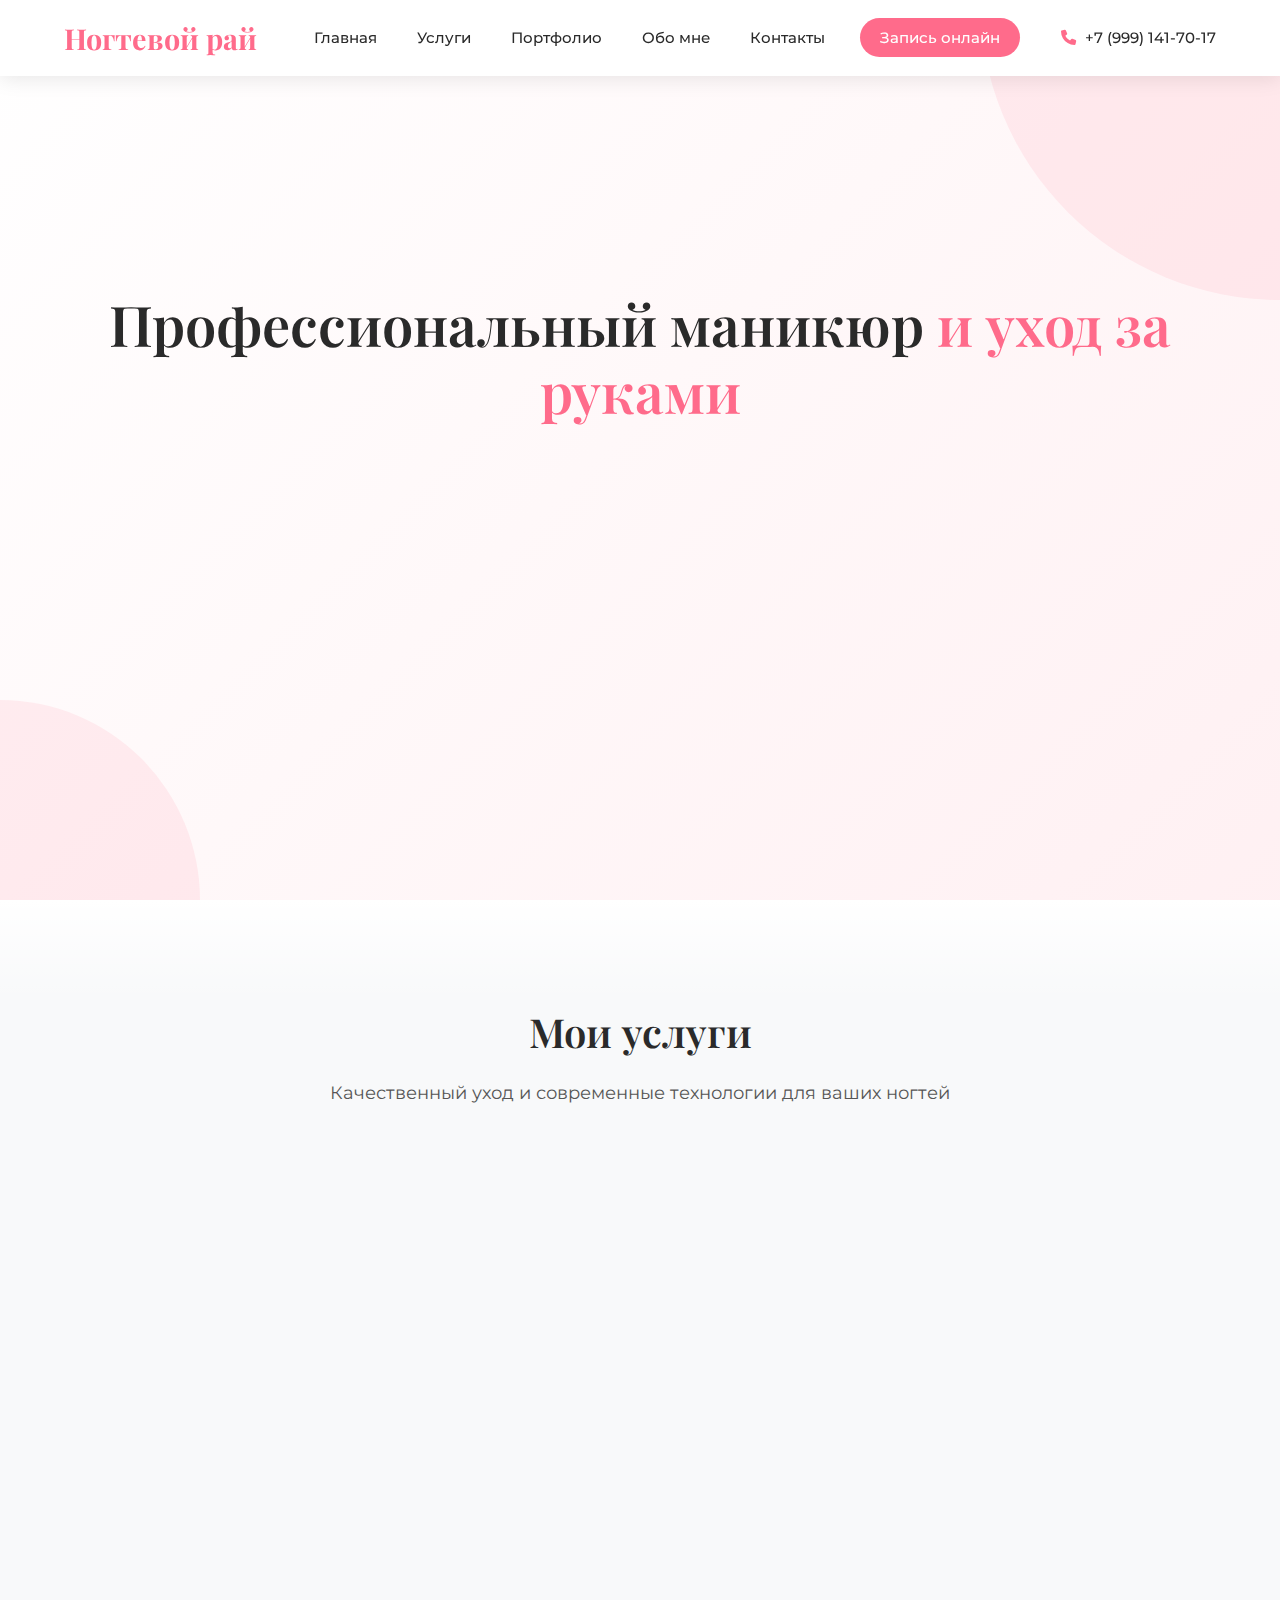
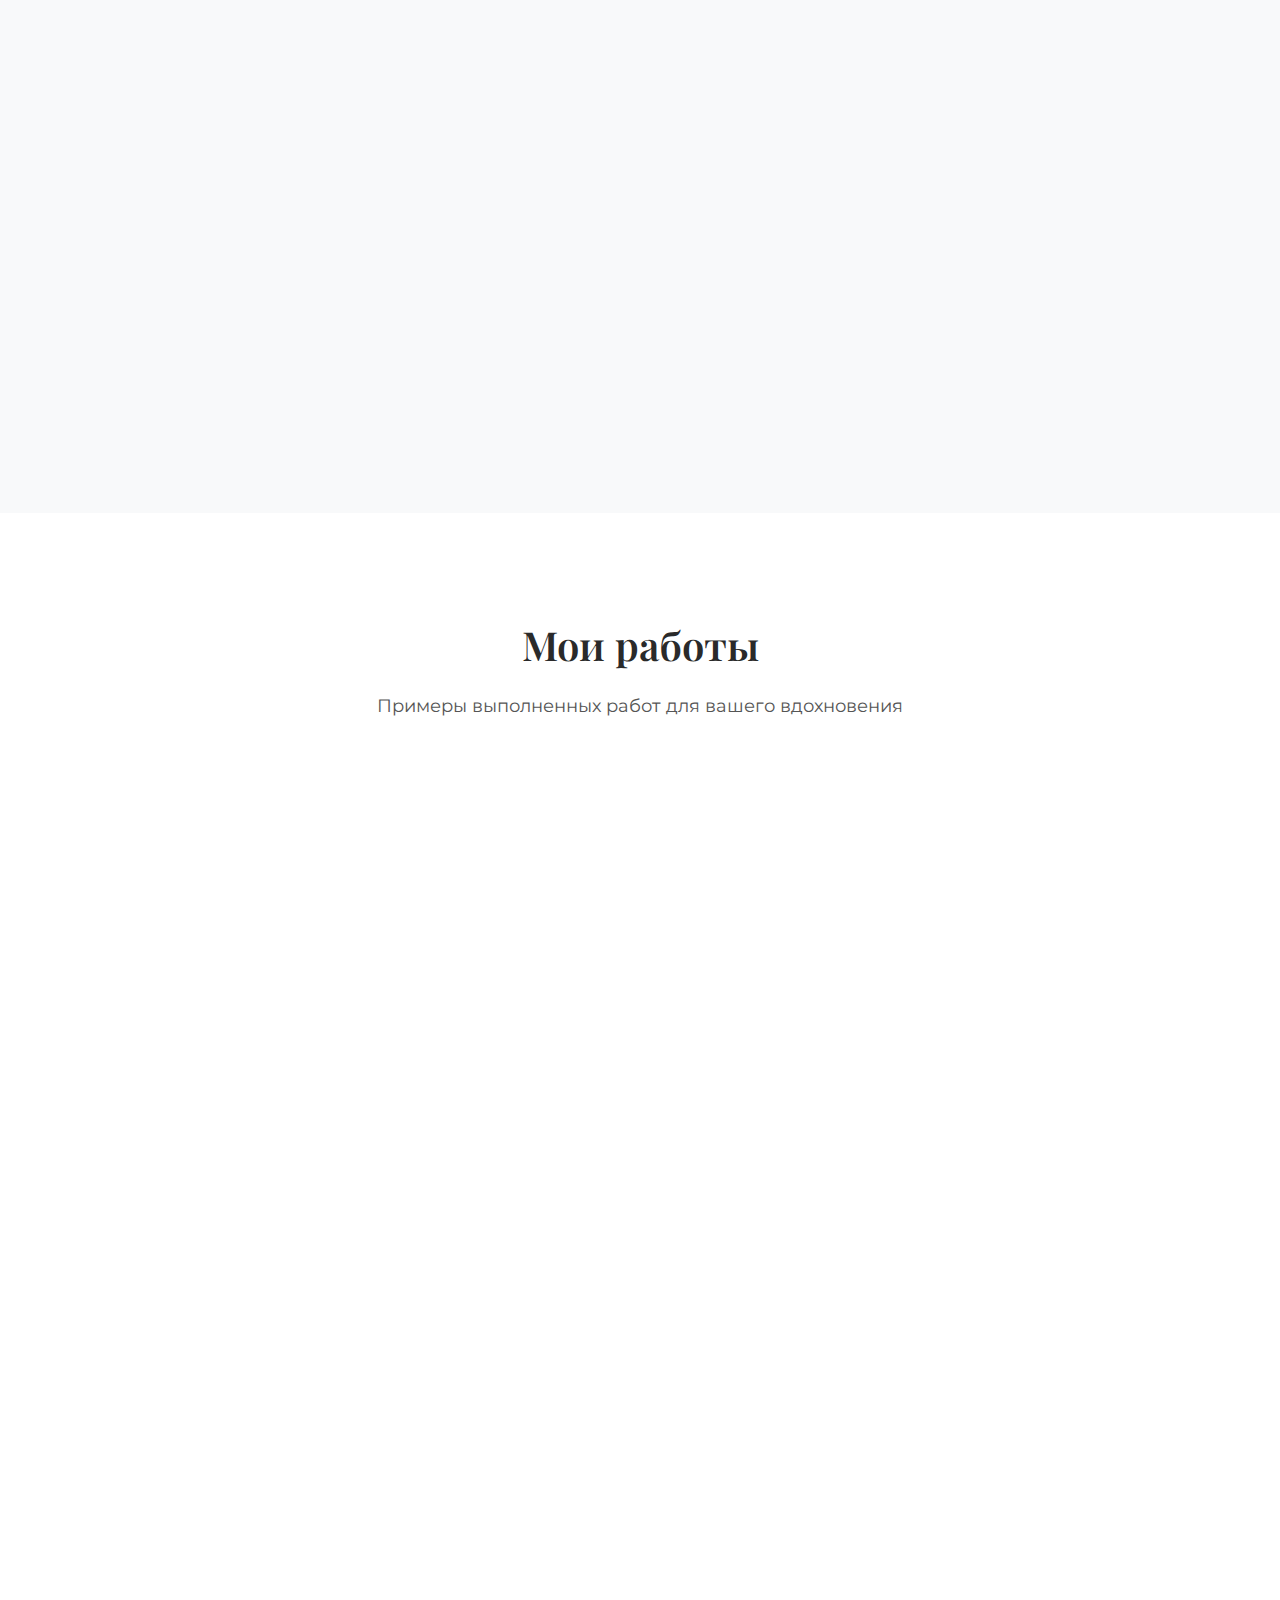
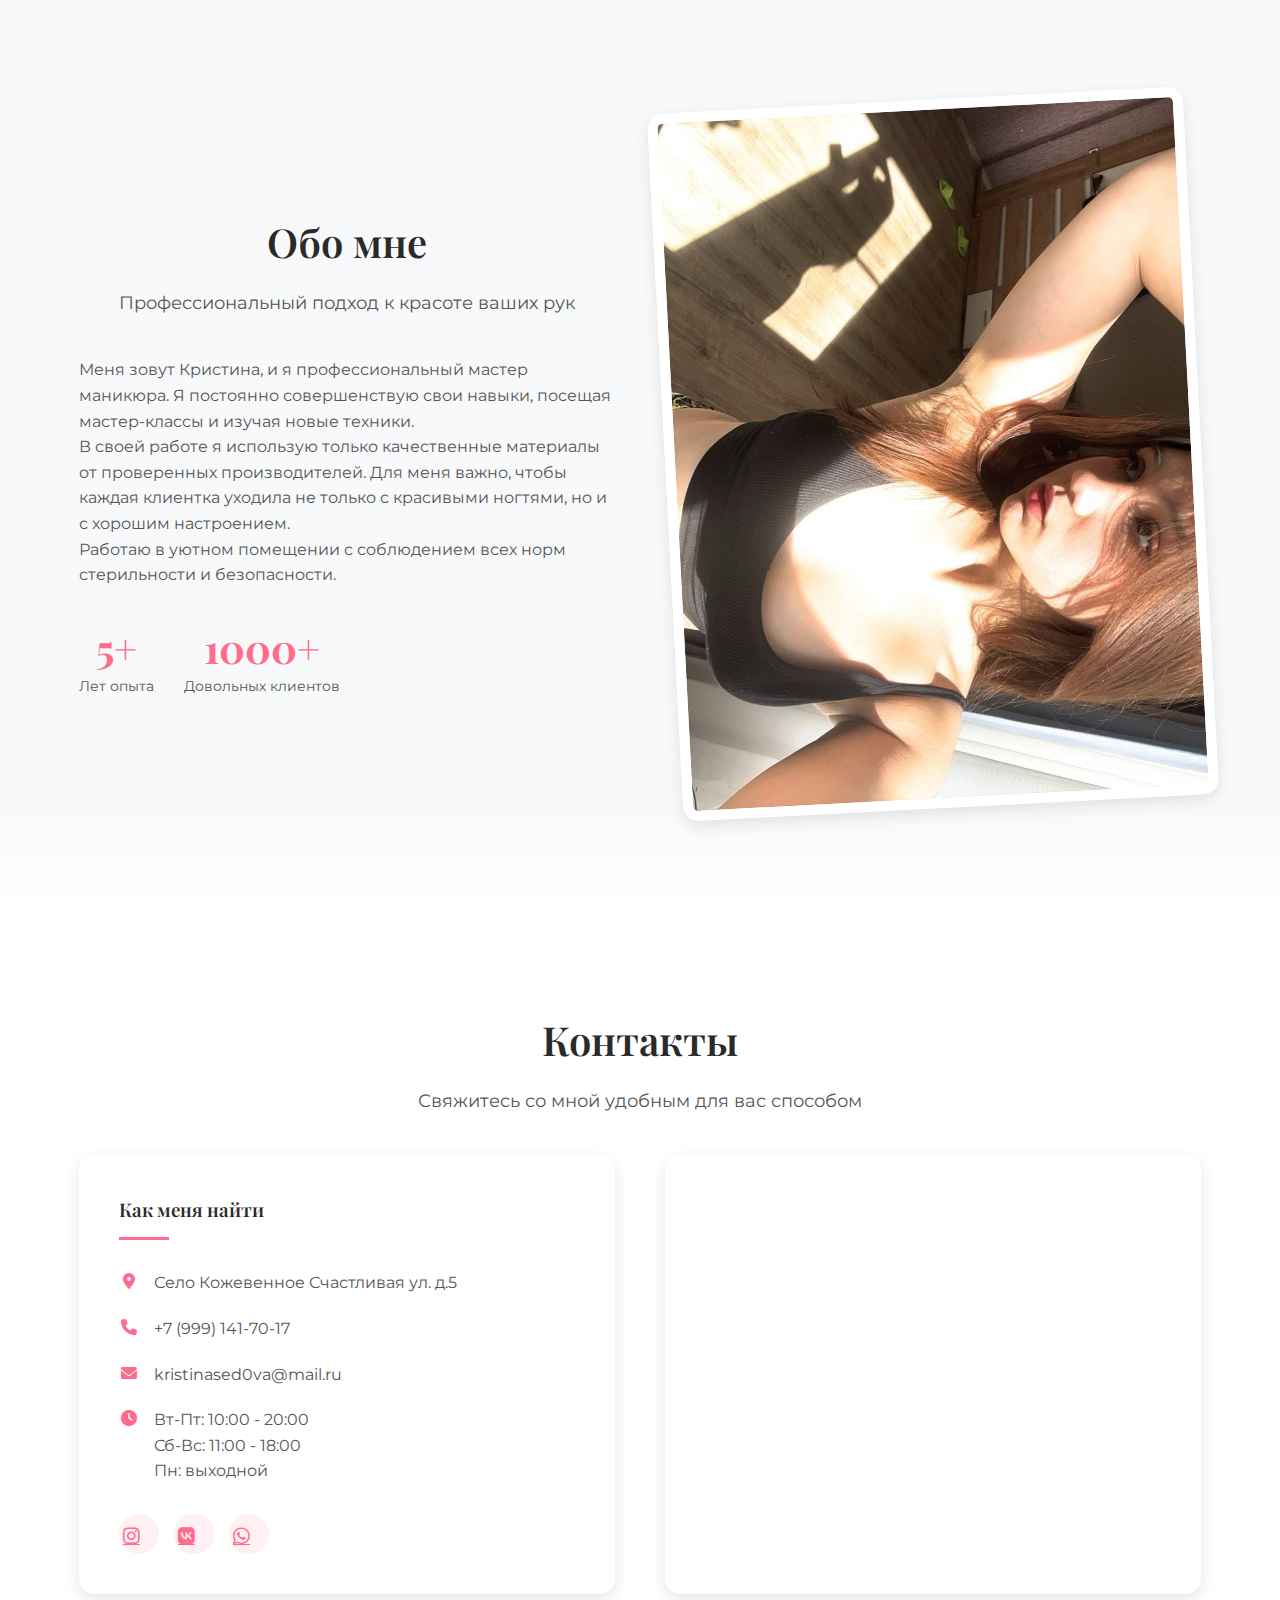
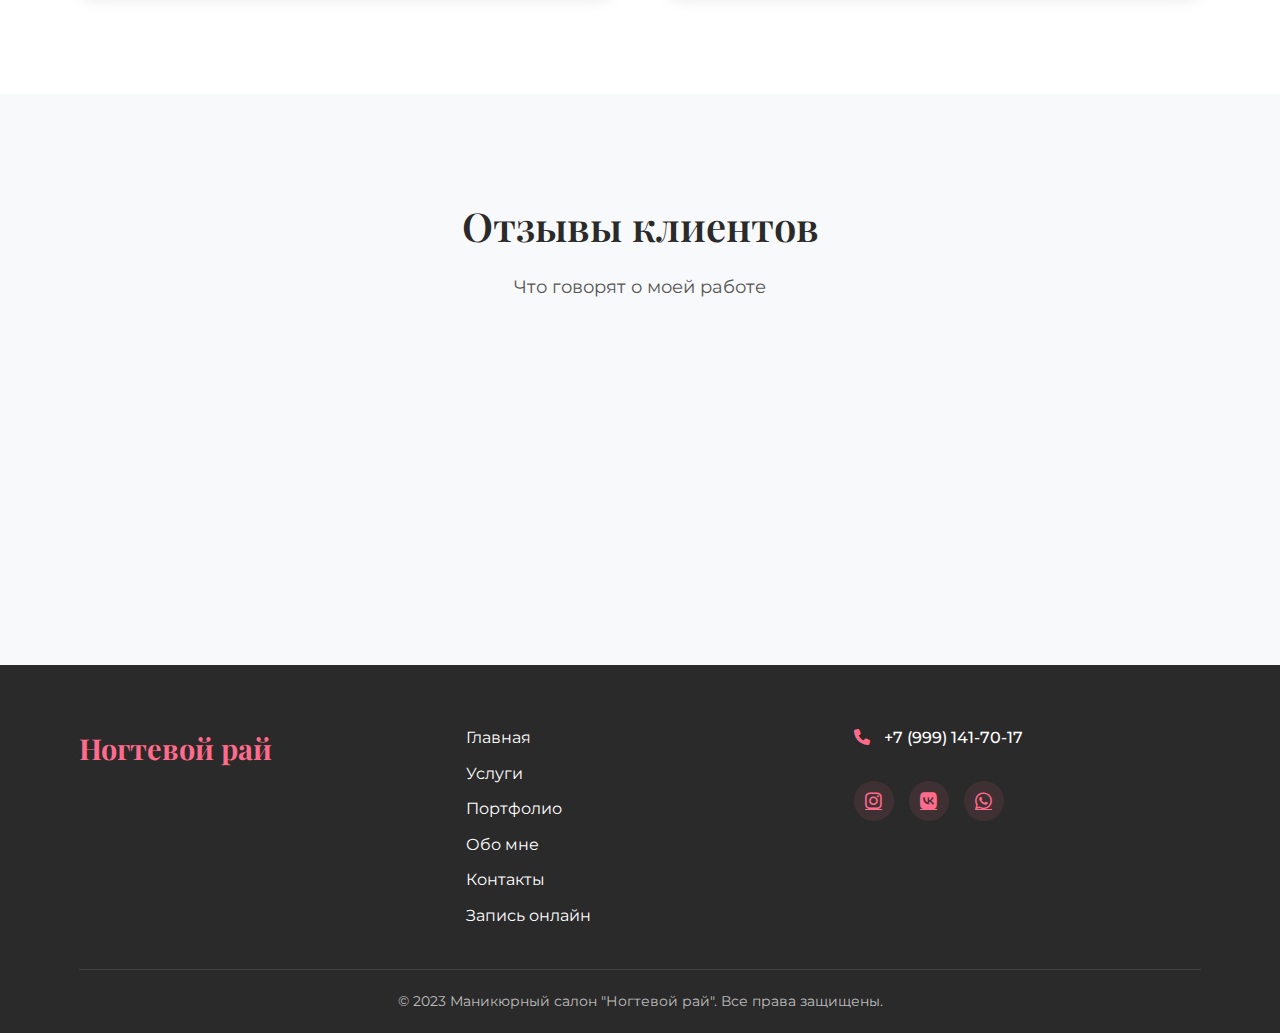
<file: index.html>
<!DOCTYPE html>
<html lang="ru">
<head>
    <meta charset="UTF-8">
    <meta name="viewport" content="width=device-width, initial-scale=1.0">
    <title>Маникюрный салон "Ногтевой рай"</title>
    <link rel="stylesheet" href="style.css">
    <link rel="stylesheet" href="https://cdnjs.cloudflare.com/ajax/libs/font-awesome/6.0.0-beta3/css/all.min.css">
    <link rel="preconnect" href="https://fonts.googleapis.com">
    <link rel="preconnect" href="https://fonts.gstatic.com" crossorigin>
    <link href="https://fonts.googleapis.com/css2?family=Montserrat:wght@400;500;600;700&family=Playfair+Display:wght@400;500;600&display=swap" rel="stylesheet">
</head>
<body>
    <header>
        <div class="container">
            <div class="logo">Ногтевой рай</div>
            <nav>
                <ul>
                    <li><a href="#home">Главная</a></li>
                    <li><a href="#services">Услуги</a></li>
                    <li><a href="#portfolio">Портфолио</a></li>
                    <li><a href="#about">Обо мне</a></li>
                    <li><a href="#contact">Контакты</a></li>
                    <li><a href="booking.html" class="booking-link">Запись онлайн</a></li>
                </ul>
            </nav>
            <div class="header-contact">
                <a href="tel:+79991417017" class="phone"><i class="fas fa-phone"></i> +7 (999) 141-70-17</a>
            </div>
            <div class="mobile-menu-btn">
                <i class="fas fa-bars"></i>
            </div>
        </div>
    </header>

    <section id="home" class="hero">
        <div class="container">
            <h1>Профессиональный маникюр <span>и уход за руками</span></h1>
            <p>Создаю красоту и ухоженность ваших ногтей с любовью и вниманием к деталям</p>
            <div class="hero-btns">
                <a href="booking.html" class="btn">Записаться онлайн</a>
                <a href="#services" class="btn btn-outline">Услуги и цены</a>
            </div>
        </div>
        <div class="hero-decoration">
            <div class="circle"></div>
            <div class="circle"></div>
        </div>
    </section>

    <section id="services" class="services">
        <div class="container">
            <h2>Мои услуги</h2>
            <p class="section-subtitle">Качественный уход и современные технологии для ваших ногтей</p>
            <div class="services-grid">
                <div class="service-item">
                    <div class="service-icon">
                        <i class="fas fa-hand-sparkles"></i>
                    </div>
                    <h3>Классический маникюр</h3>
                    <p>Аккуратная обработка ногтей и кутикулы с покрытием лаком</p>
                    <span class="price">от 1000 руб.</span>
                    <a href="booking.html" class="service-btn">Записаться</a>
                </div>
                <div class="service-item">
                    <div class="service-icon">
                        <i class="fas fa-gem"></i>
                    </div>
                    <h3>Гель-лак</h3>
                    <p>Долговременное покрытие с укреплением ногтевой пластины</p>
                    <span class="price">от 1500 руб.</span>
                    <a href="booking.html" class="service-btn">Записаться</a>
                </div>
                <div class="service-item">
                    <div class="service-icon">
                        <i class="fas fa-magic"></i>
                    </div>
                    <h3>Дизайн ногтей</h3>
                    <p>Художественная роспись, стемпинг, фольга и другие элементы декора</p>
                    <span class="price">от 500 руб.</span>
                    <a href="booking.html" class="service-btn">Записаться</a>
                </div>
                <div class="service-item">
                    <div class="service-icon">
                        <i class="fas fa-spa"></i>
                    </div>
                    <h3>SPA-уход</h3>
                    <p>Питательные ванночки, массаж рук и интенсивное увлажнение</p>
                    <span class="price">от 800 руб.</span>
                    <a href="booking.html" class="service-btn">Записаться</a>
                </div>
            </div>
        </div>
    </section>

    <section id="portfolio" class="portfolio">
        <div class="container">
            <h2>Мои работы</h2>
            <p class="section-subtitle">Примеры выполненных работ для вашего вдохновения</p>
            <div class="portfolio-grid">
                <div class="portfolio-item">
                    <img src="photo_5202128521823120825_y (1).jpg.jpg" alt="Маникюр">
                    <div class="portfolio-overlay">
                        <h3>Френч с дизайном</h3>
                    </div>
                </div>
                <div class="portfolio-item">
                    <img src="photo_5202128521823120828_y (1).jpg.jpg" alt="Маникюр">
                    <div class="portfolio-overlay">
                        <h3>Геометрия</h3>
                    </div>
                </div>
                <div class="portfolio-item">
                    <img src="photo_5202128521823120830_.jpg.jpg" alt="Маникюр">
                    <div class="portfolio-overlay">
                        <h3>Нежный маникюр</h3>
                    </div>
                </div>
                <div class="portfolio-item">
                    <img src="photo_5202128521823120831_y (1).jpg.jpg" alt="Маникюр">
                    <div class="portfolio-overlay">
                        <h3>Вечерний вариант</h3>
                    </div>
                </div>
                <div class="portfolio-item">
                    <img src="photo_5202128521823120833_y.jpg.jpg" alt="Маникюр">
                    <div class="portfolio-overlay">
                        <h3>Летние мотивы</h3>
                    </div>
                </div>
                <div class="portfolio-item">
                    <img src="photo_5202128521823120836_y.jpg.jpg" alt="Маникюр">
                    <div class="portfolio-overlay">
                        <h3>Классика</h3>
                    </div>
                </div>
            </div>
        </div>
    </section>

    <section id="about" class="about">
        <div class="container">
            <div class="about-content">
                <div class="about-text">
                    <h2>Обо мне</h2>
                    <p class="section-subtitle">Профессиональный подход к красоте ваших рук</p>
                    <p>Меня зовут Кристина, и я профессиональный мастер маникюра. Я постоянно совершенствую свои навыки, посещая мастер-классы и изучая новые техники.</p>
                    <p>В своей работе я использую только качественные материалы от проверенных производителей. Для меня важно, чтобы каждая клиентка уходила не только с красивыми ногтями, но и с хорошим настроением.</p>
                    <p>Работаю в уютном помещении с соблюдением всех норм стерильности и безопасности.</p>
                    <div class="about-stats">
                        <div class="stat-item">
                            <span class="stat-number">5+</span>
                            <span class="stat-text">Лет опыта</span>
                        </div>
                        <div class="stat-item">
                            <span class="stat-number">1000+</span>
                            <span class="stat-text">Довольных клиентов</span>
                        </div>
                    </div>
                </div>
                <div class="about-image">
                    <div class="image-frame">
                        <img src="photo_5202128521823120857_y.jpg.jpg" alt="Фото мастера">
                    </div>
                </div>
            </div>
        </div>
    </section>

    <section id="contact" class="contact">
        <div class="container">
            <h2>Контакты</h2>
            <p class="section-subtitle">Свяжитесь со мной удобным для вас способом</p>
            <div class="contact-grid">
                <div class="contact-info">
                    <h3>Как меня найти</h3>
                    <p><i class="fas fa-map-marker-alt"></i> Село Кожевенное Счастливая ул. д.5</p>
                    <p><i class="fas fa-phone"></i> +7 (999) 141-70-17</p>
                    <p><i class="fas fa-envelope"></i> kristinased0va@mail.ru</p>
                    <p><i class="fas fa-clock"></i> Вт-Пт: 10:00 - 20:00<br>Сб-Вс: 11:00 - 18:00<br>Пн: выходной</p>
                    <div class="social-links">
                        <a href="#"><i class="fab fa-instagram"></i></a>
                        <a href="#"><i class="fab fa-vk"></i></a>
                        <a href="#"><i class="fab fa-whatsapp"></i></a>
                    </div>
                </div>
                <div class="contact-map">
                    <iframe src="https://www.google.com/maps/embed?pb=!1m18!1m12!1m3!1d12345.678901234567!2d37.617634!3d55.751244!2m3!1f0!2f0!3f0!3m2!1i1024!2i768!4f13.1!3m3!1m2!1s0x0%3A0x0!2zNTXCsDQ1JzA0LjUiTiAzN8KwMzcnMDMuNSJF!5e0!3m2!1sen!2sru!4v1234567890123!5m2!1sen!2sru" width="100%" height="100%" style="border:0;" allowfullscreen="" loading="lazy"></iframe>
                </div>
            </div>
        </div>
    </section>

    <section class="testimonials">
        <div class="container">
            <h2>Отзывы клиентов</h2>
            <p class="section-subtitle">Что говорят о моей работе</p>
            <div class="testimonials-grid">
                <div class="testimonial-item">
                    <div class="testimonial-content">
                        <i class="fas fa-quote-left"></i>
                        <p>Кристина - настоящий профессионал! Делает маникюр аккуратно и качественно. Всегда ухожу довольная!</p>
                    </div>
                    <div class="testimonial-author">
                        <span class="author-name">Анна</span>
                        <span class="author-date">12.05.2023</span>
                    </div>
                </div>
                <div class="testimonial-item">
                    <div class="testimonial-content">
                        <i class="fas fa-quote-left"></i>
                        <p>Очень нравится, как Кристина делает дизайн ногтей. Всегда предлагает интересные варианты и делает все идеально.</p>
                    </div>
                    <div class="testimonial-author">
                        <span class="author-name">Елена</span>
                        <span class="author-date">28.04.2023</span>
                    </div>
                </div>
                <div class="testimonial-item">
                    <div class="testimonial-content">
                        <i class="fas fa-quote-left"></i>
                        <p>Хожу только к Кристине уже больше года. Маникюр держится долго, а руки выглядят ухоженно и красиво.</p>
                    </div>
                    <div class="testimonial-author">
                        <span class="author-name">Ольга</span>
                        <span class="author-date">15.04.2023</span>
                    </div>
                </div>
            </div>
        </div>
    </section>

    <footer>
        <div class="container">
            <div class="footer-content">
                <div class="footer-logo">Ногтевой рай</div>
                <div class="footer-links">
                    <a href="#home">Главная</a>
                    <a href="#services">Услуги</a>
                    <a href="#portfolio">Портфолио</a>
                    <a href="#about">Обо мне</a>
                    <a href="#contact">Контакты</a>
                    <a href="booking.html">Запись онлайн</a>
                </div>
                <div class="footer-contact">
                    <a href="tel:+79991417017" class="phone"><i class="fas fa-phone"></i> +7 (999) 141-70-17</a>
                    <div class="social-links">
                        <a href="#"><i class="fab fa-instagram"></i></a>
                        <a href="#"><i class="fab fa-vk"></i></a>
                        <a href="#"><i class="fab fa-whatsapp"></i></a>
                    </div>
                </div>
            </div>
            <div class="footer-bottom">
                <p>© 2023 Маникюрный салон "Ногтевой рай". Все права защищены.</p>
            </div>
        </div>
    </footer>

    <div class="mobile-menu">
        <div class="mobile-menu-close">
            <i class="fas fa-times"></i>
        </div>
        <nav>
            <ul>
                <li><a href="#home">Главная</a></li>
                <li><a href="#services">Услуги</a></li>
                <li><a href="#portfolio">Портфолио</a></li>
                <li><a href="#about">Обо мне</a></li>
                <li><a href="#contact">Контакты</a></li>
                <li><a href="booking.html">Запись онлайн</a></li>
            </ul>
        </nav>
        <div class="mobile-contact">
            <a href="tel:+79991417017" class="phone"><i class="fas fa-phone"></i> +7 (999) 141-70-17</a>
            <div class="social-links">
                <a href="#"><i class="fab fa-instagram"></i></a>
                <a href="#"><i class="fab fa-vk"></i></a>
                <a href="#"><i class="fab fa-whatsapp"></i></a>
            </div>
        </div>
    </div>

    <script src="script.js"></script>
</body>
</html>
</file>
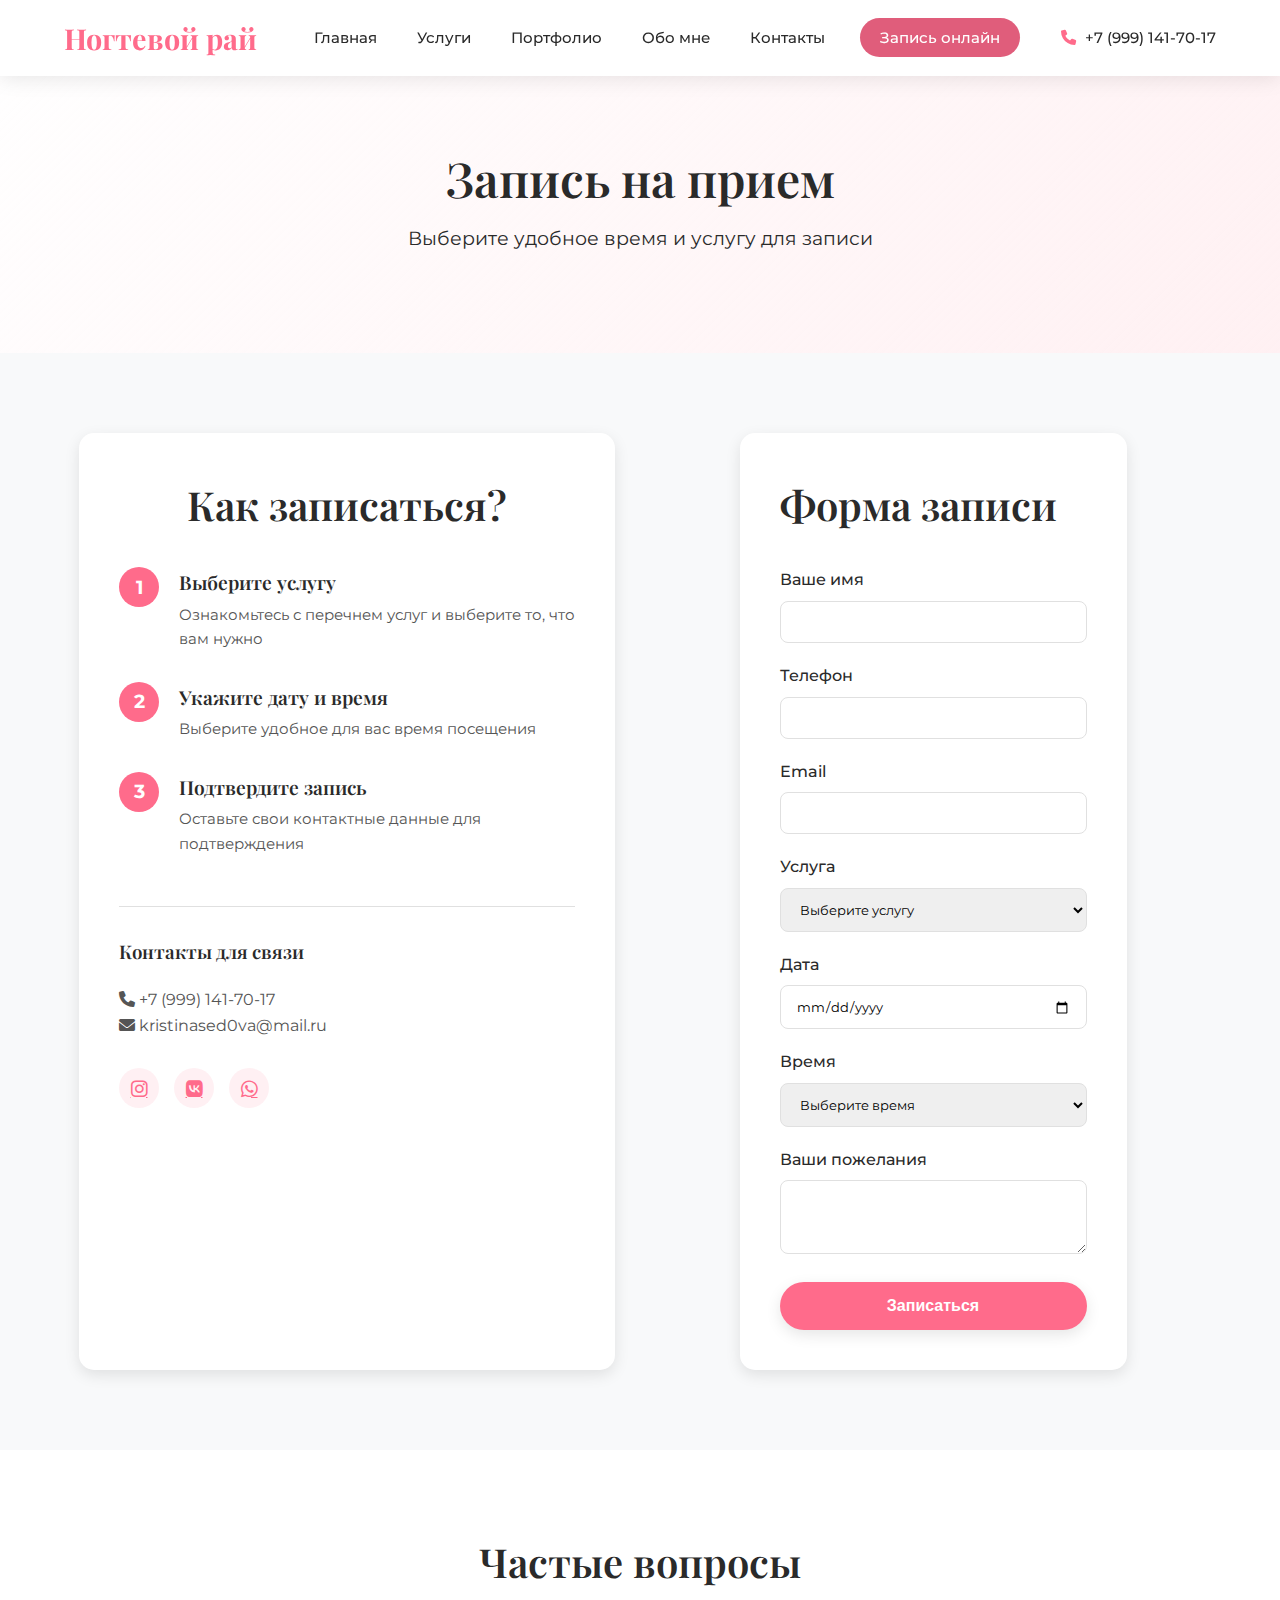
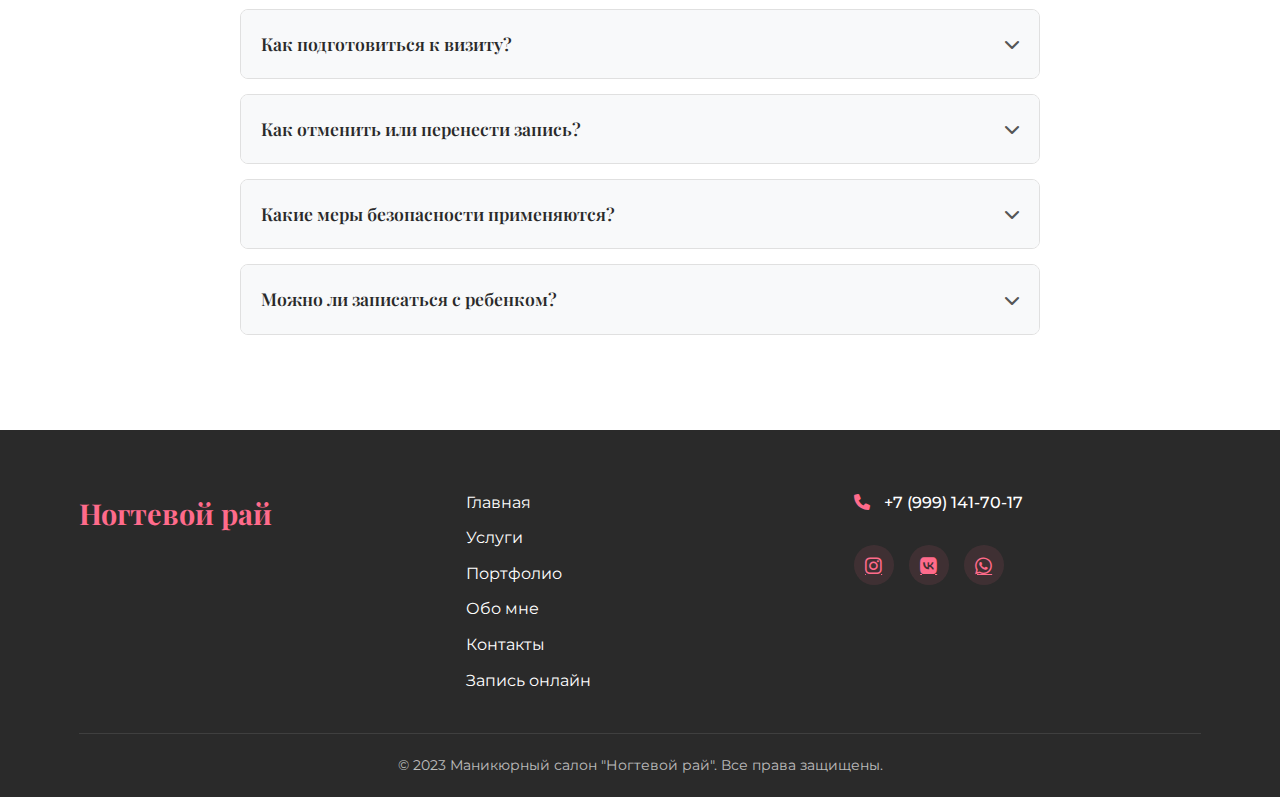
<file: booking.html>
<!DOCTYPE html>
<html lang="ru">
<head>
    <meta charset="UTF-8">
    <meta name="viewport" content="width=device-width, initial-scale=1.0">
    <title>Запись на прием | Ногтевой рай</title>
    <link rel="stylesheet" href="style.css">
    <link rel="stylesheet" href="https://cdnjs.cloudflare.com/ajax/libs/font-awesome/6.0.0-beta3/css/all.min.css">
    <link rel="preconnect" href="https://fonts.googleapis.com">
    <link rel="preconnect" href="https://fonts.gstatic.com" crossorigin>
    <link href="https://fonts.googleapis.com/css2?family=Montserrat:wght@400;500;600;700&family=Playfair+Display:wght@400;500;600&display=swap" rel="stylesheet">
</head>
<body>
    <header>
        <div class="container">
            <div class="logo">Ногтевой рай</div>
            <nav>
                <ul>
                    <li><a href="index.html">Главная</a></li>
                    <li><a href="index.html#services">Услуги</a></li>
                    <li><a href="index.html#portfolio">Портфолио</a></li>
                    <li><a href="index.html#about">Обо мне</a></li>
                    <li><a href="index.html#contact">Контакты</a></li>
                    <li><a href="booking.html" class="booking-link active">Запись онлайн</a></li>
                </ul>
            </nav>
            <div class="header-contact">
                <a href="tel:+79991417017" class="phone"><i class="fas fa-phone"></i> +7 (999) 141-70-17</a>
            </div>
            <div class="mobile-menu-btn">
                <i class="fas fa-bars"></i>
            </div>
        </div>
    </header>

    <section class="booking-hero">
        <div class="container">
            <h1>Запись на прием</h1>
            <p>Выберите удобное время и услугу для записи</p>
        </div>
    </section>

    <section class="booking-form-section">
        <div class="container">
            <div class="booking-grid">
                <div class="booking-info">
                    <h2>Как записаться?</h2>
                    <div class="info-steps">
                        <div class="step">
                            <div class="step-number">1</div>
                            <div class="step-content">
                                <h3>Выберите услугу</h3>
                                <p>Ознакомьтесь с перечнем услуг и выберите то, что вам нужно</p>
                            </div>
                        </div>
                        <div class="step">
                            <div class="step-number">2</div>
                            <div class="step-content">
                                <h3>Укажите дату и время</h3>
                                <p>Выберите удобное для вас время посещения</p>
                            </div>
                        </div>
                        <div class="step">
                            <div class="step-number">3</div>
                            <div class="step-content">
                                <h3>Подтвердите запись</h3>
                                <p>Оставьте свои контактные данные для подтверждения</p>
                            </div>
                        </div>
                    </div>
                    <div class="booking-contacts">
                        <h3>Контакты для связи</h3>
                        <p><i class="fas fa-phone"></i> +7 (999) 141-70-17</p>
                        <p><i class="fas fa-envelope"></i> kristinased0va@mail.ru</p>
                        <div class="social-links">
                            <a href="#"><i class="fab fa-instagram"></i></a>
                            <a href="#"><i class="fab fa-vk"></i></a>
                            <a href="#"><i class="fab fa-whatsapp"></i></a>
                        </div>
                    </div>
                </div>
                <div class="booking-form">
                    <h2>Форма записи</h2>
                    <form id="bookingForm">
                        <div class="form-group">
                            <label for="name">Ваше имя</label>
                            <input type="text" id="name" name="name" required>
                        </div>
                        <div class="form-group">
                            <label for="phone">Телефон</label>
                            <input type="tel" id="phone" name="phone" required>
                        </div>
                        <div class="form-group">
                            <label for="email">Email</label>
                            <input type="email" id="email" name="email">
                        </div>
                        <div class="form-group">
                            <label for="service">Услуга</label>
                            <select id="service" name="service" required>
                                <option value="">Выберите услугу</option>
                                <option value="classic">Классический маникюр (от 1000 руб.)</option>
                                <option value="gel">Гель-лак (от 1500 руб.)</option>
                                <option value="design">Дизайн ногтей (от 500 руб.)</option>
                                <option value="spa">SPA-уход (от 800 руб.)</option>
                                <option value="complex">Комплексный уход (от 2500 руб.)</option>
                            </select>
                        </div>
                        <div class="form-group">
                            <label for="date">Дата</label>
                            <input type="date" id="date" name="date" required>
                        </div>
                        <div class="form-group">
                            <label for="time">Время</label>
                            <select id="time" name="time" required>
                                <option value="">Выберите время</option>
                                <option value="10:00">10:00</option>
                                <option value="11:00">11:00</option>
                                <option value="12:00">12:00</option>
                                <option value="13:00">13:00</option>
                                <option value="14:00">14:00</option>
                                <option value="15:00">15:00</option>
                                <option value="16:00">16:00</option>
                                <option value="17:00">17:00</option>
                                <option value="18:00">18:00</option>
                                <option value="19:00">19:00</option>
                            </select>
                        </div>
                        <div class="form-group">
                            <label for="notes">Ваши пожелания</label>
                            <textarea id="notes" name="notes" rows="3"></textarea>
                        </div>
                        <button type="submit" class="btn">Записаться</button>
                    </form>
                </div>
            </div>
        </div>
    </section>

    <section class="booking-faq">
        <div class="container">
            <h2>Частые вопросы</h2>
            <div class="faq-items">
                <div class="faq-item">
                    <div class="faq-question">
                        <h3>Как подготовиться к визиту?</h3>
                        <i class="fas fa-chevron-down"></i>
                    </div>
                    <div class="faq-answer">
                        <p>Перед визитом рекомендуется не наносить лак на ногти за 1-2 дня. Если у вас есть грибковые заболевания или повреждения ногтевой пластины, пожалуйста, сообщите об этом заранее.</p>
                    </div>
                </div>
                <div class="faq-item">
                    <div class="faq-question">
                        <h3>Как отменить или перенести запись?</h3>
                        <i class="fas fa-chevron-down"></i>
                    </div>
                    <div class="faq-answer">
                        <p>Вы можете отменить или перенести запись по телефону +7 (999) 141-70-17 не менее чем за 6 часов до назначенного времени. При поздней отмене может взиматься штраф в размере 50% от стоимости услуги.</p>
                    </div>
                </div>
                <div class="faq-item">
                    <div class="faq-question">
                        <h3>Какие меры безопасности применяются?</h3>
                        <i class="fas fa-chevron-down"></i>
                    </div>
                    <div class="faq-answer">
                        <p>Я строго соблюдаю все санитарные нормы: использую одноразовые инструменты, стерилизацию, антисептическую обработку. Все поверхности обрабатываются дезинфицирующими средствами после каждого клиента.</p>
                    </div>
                </div>
                <div class="faq-item">
                    <div class="faq-question">
                        <h3>Можно ли записаться с ребенком?</h3>
                        <i class="fas fa-chevron-down"></i>
                    </div>
                    <div class="faq-answer">
                        <p>Да, я принимаю клиентов от 14 лет. Для несовершеннолетних требуется присутствие одного из родителей или письменное разрешение.</p>
                    </div>
                </div>
            </div>
        </div>
    </section>

    <footer>
        <div class="container">
            <div class="footer-content">
                <div class="footer-logo">Ногтевой рай</div>
                <div class="footer-links">
                    <a href="index.html">Главная</a>
                    <a href="index.html#services">Услуги</a>
                    <a href="index.html#portfolio">Портфолио</a>
                    <a href="index.html#about">Обо мне</a>
                    <a href="index.html#contact">Контакты</a>
                    <a href="booking.html">Запись онлайн</a>
                </div>
                <div class="footer-contact">
                    <a href="tel:+79991417017" class="phone"><i class="fas fa-phone"></i> +7 (999) 141-70-17</a>
                    <div class="social-links">
                        <a href="#"><i class="fab fa-instagram"></i></a>
                        <a href="#"><i class="fab fa-vk"></i></a>
                        <a href="#"><i class="fab fa-whatsapp"></i></a>
                    </div>
                </div>
            </div>
            <div class="footer-bottom">
                <p>© 2023 Маникюрный салон "Ногтевой рай". Все права защищены.</p>
            </div>
        </div>
    </footer>

    <div class="mobile-menu">
        <div class="mobile-menu-close">
            <i class="fas fa-times"></i>
        </div>
        <nav>
            <ul>
                <li><a href="index.html">Главная</a></li>
                <li><a href="index.html#services">Услуги</a></li>
                <li><a href="index.html#portfolio">Портфолио</a></li>
                <li><a href="index.html#about">Обо мне</a></li>
                <li><a href="index.html#contact">Контакты</a></li>
                <li><a href="booking.html">Запись онлайн</a></li>
            </ul>
        </nav>
        <div class="mobile-contact">
            <a href="tel:+79991417017" class="phone"><i class="fas fa-phone"></i> +7 (999) 141-70-17</a>
            <div class="social-links">
                <a href="#"><i class="fab fa-instagram"></i></a>
                <a href="#"><i class="fab fa-vk"></i></a>
                <a href="#"><i class="fab fa-whatsapp"></i></a>
            </div>
        </div>
    </div>

    <div class="booking-success-modal">
        <div class="modal-content">
            <i class="fas fa-check-circle"></i>
            <h3>Запись успешно оформлена!</h3>
            <p>Мы свяжемся с вами в ближайшее время для подтверждения.</p>
            <button class="btn modal-close">Закрыть</button>
        </div>
    </div>

    <script src="script.js"></script>
</body>
</html>
</file>
<file: style.css>
/* Стили для формы */
.booking-form {
    max-width: 600px;
    margin: 0 auto;
    padding: 30px;
    background: white;
    border-radius: 15px;
    box-shadow: 0 5px 15px rgba(0,0,0,0.1);
}

.form-group {
    margin-bottom: 20px;
}

.form-group label {
    display: block;
    margin-bottom: 8px;
    font-weight: 500;
    color: #333;
}

.form-group input,
.form-group select,
.form-group textarea {
    width: 100%;
    padding: 12px 15px;
    border: 1px solid #ddd;
    border-radius: 8px;
    font-family: inherit;
    transition: all 0.3s ease;
}

.form-group input:focus,
.form-group select:focus,
.form-group textarea:focus {
    border-color: #ff6b8b;
    outline: none;
    box-shadow: 0 0 0 3px rgba(255,107,139,0.2);
}

/* Стили для кнопки */
.btn {
    background: #ff6b8b;
    color: white;
    border: none;
    padding: 15px 30px;
    border-radius: 50px;
    font-weight: 600;
    cursor: pointer;
    transition: all 0.3s ease;
    width: 100%;
}

.btn:hover {
    background: #e05d7b;
    transform: translateY(-3px);
}

.btn[disabled] {
    opacity: 0.7;
    cursor: not-allowed;
}

/* Спиннер загрузки */
.spinner {
    display: inline-block;
    width: 16px;
    height: 16px;
    border: 2px solid rgba(255,255,255,0.3);
    border-radius: 50%;
    border-top-color: white;
    animation: spin 1s linear infinite;
    margin-right: 8px;
    vertical-align: middle;
}

@keyframes spin {
    to { transform: rotate(360deg); }
}

/* Сообщения об ошибках */
.form-error {
    background: #ffeeee;
    color: #d32f2f;
    padding: 12px 15px;
    border-radius: 8px;
    margin-bottom: 20px;
    border: 1px solid #ffcdd2;
    display: flex;
    align-items: center;
    animation: fadeIn 0.3s ease;
}

.form-error i {
    margin-right: 10px;
}

/* Уведомления */
.alert {
    position: fixed;
    bottom: 20px;
    right: 20px;
    max-width: 400px;
    background: white;
    box-shadow: 0 5px 15px rgba(0,0,0,0.15);
    border-radius: 8px;
    overflow: hidden;
    z-index: 10000;
    transform: translateY(100px);
    opacity: 0;
    animation: alertIn 0.3s ease forwards;
}

.alert-success {
    border-left: 4px solid #4caf50;
}

.alert-error {
    border-left: 4px solid #f44336;
}

.alert-content {
    padding: 15px 20px;
    display: flex;
    align-items: center;
}

.alert-content i {
    margin-right: 10px;
    font-size: 1.2em;
}

.alert-close {
    background: none;
    border: none;
    position: absolute;
    top: 5px;
    right: 5px;
    font-size: 1.2em;
    cursor: pointer;
    color: #666;
}

.fade-out {
    animation: alertOut 0.3s ease forwards;
}

@keyframes alertIn {
    to { transform: translateY(0); opacity: 1; }
}

@keyframes alertOut {
    to { transform: translateY(100px); opacity: 0; }
}

/* Адаптивность */
@media (max-width: 768px) {
    .booking-form {
        padding: 20px;
    }
    
    .alert {
        left: 20px;
        right: 20px;
        max-width: none;
    }
}
/* Общие стили */
:root {
    --primary-color: #ff6b8b;
    --primary-dark: #e05d7b;
    --secondary-color: #ffb6c1;
    --dark-color: #2a2a2a;
    --light-color: #f8f9fa;
    --text-color: #555;
    --gray-light: #f0f0f0;
    --gray-medium: #e0e0e0;
    --white: #ffffff;
    --black: #000000;
    --font-main: 'Montserrat', sans-serif;
    --font-heading: 'Playfair Display', serif;
    --transition: all 0.3s ease;
    --shadow: 0 5px 15px rgba(0, 0, 0, 0.1);
    --shadow-hover: 0 8px 25px rgba(0, 0, 0, 0.15);
}

* {
    margin: 0;
    padding: 0;
    box-sizing: border-box;
}

body {
    font-family: var(--font-main);
    color: var(--text-color);
    line-height: 1.6;
    overflow-x: hidden;
}

.container {
    width: 90%;
    max-width: 1200px;
    margin: 0 auto;
    padding: 0 15px;
}

h1, h2, h3, h4 {
    color: var(--dark-color);
    margin-bottom: 20px;
    font-family: var(--font-heading);
    font-weight: 600;
}

h1 {
    font-size: 3rem;
    line-height: 1.2;
}

h1 span {
    color: var(--primary-color);
}

h2 {
    font-size: 2.5rem;
    text-align: center;
    margin-bottom: 15px;
    position: relative;
}

.section-subtitle {
    text-align: center;
    max-width: 700px;
    margin: 0 auto 40px;
    color: var(--text-color);
    font-size: 1.1rem;
}

.btn {
    display: inline-block;
    background: var(--primary-color);
    color: white;
    padding: 15px 30px;
    border-radius: 50px;
    text-decoration: none;
    font-weight: 600;
    transition: var(--transition);
    border: none;
    cursor: pointer;
    font-size: 1rem;
    text-align: center;
    box-shadow: var(--shadow);
}

.btn:hover {
    background: var(--primary-dark);
    transform: translateY(-3px);
    box-shadow: var(--shadow-hover);
    color: white;
}

.btn-outline {
    background: transparent;
    border: 2px solid var(--primary-color);
    color: var(--primary-color);
}

.btn-outline:hover {
    background: var(--primary-color);
    color: white;
}

/* Шапка */
header {
    background: var(--white);
    box-shadow: 0 2px 20px rgba(0, 0, 0, 0.1);
    position: fixed;
    width: 100%;
    top: 0;
    z-index: 1000;
    transition: var(--transition);
}

header.scrolled {
    box-shadow: 0 5px 20px rgba(0, 0, 0, 0.15);
}

header .container {
    display: flex;
    justify-content: space-between;
    align-items: center;
    padding: 15px 0;
    position: relative;
}

.logo {
    font-size: 1.8rem;
    font-weight: 700;
    color: var(--primary-color);
    font-family: var(--font-heading);
}

nav ul {
    display: flex;
    list-style: none;
}

nav ul li {
    margin: 0 5px;
}

nav ul li a {
    color: var(--dark-color);
    text-decoration: none;
    padding: 10px 15px;
    font-weight: 500;
    transition: var(--transition);
    font-size: 0.95rem;
    position: relative;
}

nav ul li a::after {
    content: '';
    position: absolute;
    width: 0;
    height: 2px;
    background: var(--primary-color);
    bottom: 5px;
    left: 15px;
    transition: var(--transition);
}

nav ul li a:hover::after {
    width: calc(100% - 30px);
}

nav ul li a:hover {
    color: var(--primary-color);
}

.booking-link {
    background: var(--primary-color);
    color: white !important;
    border-radius: 50px;
    padding: 10px 20px !important;
    margin-left: 10px;
}

.booking-link:hover {
    background: var(--primary-dark);
}

.booking-link::after {
    display: none !important;
}

.booking-link.active {
    background: var(--primary-dark);
}

.header-contact .phone {
    color: var(--dark-color);
    text-decoration: none;
    font-weight: 500;
    transition: var(--transition);
    font-size: 0.95rem;
}

.header-contact .phone:hover {
    color: var(--primary-color);
}

.header-contact .phone i {
    margin-right: 5px;
    color: var(--primary-color);
}

.mobile-menu-btn {
    display: none;
    font-size: 1.5rem;
    cursor: pointer;
    color: var(--dark-color);
}

/* Герой секция */
.hero {
    background: linear-gradient(135deg, rgba(255, 255, 255, 0.9) 0%, rgba(255, 182, 193, 0.2) 100%), 
                url('https://images.unsplash.com/photo-1595478534621-9aac0ec6d873?ixlib=rb-4.0.3&ixid=M3wxMjA3fDB8MHxwaG90by1wYWdlfHx8fGVufDB8fHx8fA%3D%3D&auto=format&fit=crop&w=1920&q=80') no-repeat center center/cover;
    height: 100vh;
    min-height: 700px;
    display: flex;
    align-items: center;
    text-align: center;
    position: relative;
    overflow: hidden;
}

.hero .container {
    position: relative;
    z-index: 2;
}

.hero h1 {
    font-size: 3.5rem;
    margin-bottom: 20px;
    animation: fadeInUp 1s ease;
}

.hero p {
    font-size: 1.3rem;
    max-width: 700px;
    margin: 0 auto 40px;
    animation: fadeInUp 1s ease 0.2s forwards;
    opacity: 0;
}

.hero-btns {
    display: flex;
    justify-content: center;
    gap: 20px;
    animation: fadeInUp 1s ease 0.4s forwards;
    opacity: 0;
}

.hero-decoration {
    position: absolute;
    width: 100%;
    height: 100%;
    top: 0;
    left: 0;
    overflow: hidden;
    z-index: 1;
}

.hero-decoration .circle {
    position: absolute;
    border-radius: 50%;
    background: rgba(255, 107, 139, 0.1);
}

.hero-decoration .circle:nth-child(1) {
    width: 600px;
    height: 600px;
    top: -300px;
    right: -300px;
}

.hero-decoration .circle:nth-child(2) {
    width: 400px;
    height: 400px;
    bottom: -200px;
    left: -200px;
}

/* Услуги */
.services {
    padding: 100px 0;
    background: var(--light-color);
    position: relative;
}

.services::before {
    content: '';
    position: absolute;
    top: 0;
    left: 0;
    width: 100%;
    height: 100px;
    background: linear-gradient(to bottom, var(--white), transparent);
    z-index: 1;
}

.services-grid {
    display: grid;
    grid-template-columns: repeat(auto-fit, minmax(280px, 1fr));
    gap: 30px;
    position: relative;
    z-index: 2;
}

.service-item {
    background: var(--white);
    padding: 40px 30px;
    border-radius: 15px;
    text-align: center;
    box-shadow: var(--shadow);
    transition: var(--transition);
    position: relative;
    overflow: hidden;
}

.service-item::before {
    content: '';
    position: absolute;
    top: 0;
    left: 0;
    width: 100%;
    height: 5px;
    background: var(--primary-color);
    transform: scaleX(0);
    transform-origin: left;
    transition: var(--transition);
}

.service-item:hover {
    transform: translateY(-10px);
    box-shadow: var(--shadow-hover);
}

.service-item:hover::before {
    transform: scaleX(1);
}

.service-icon {
    width: 80px;
    height: 80px;
    background: rgba(255, 107, 139, 0.1);
    border-radius: 50%;
    display: flex;
    align-items: center;
    justify-content: center;
    margin: 0 auto 25px;
    transition: var(--transition);
}

.service-item:hover .service-icon {
    background: var(--primary-color);
    color: white;
}

.service-icon i {
    font-size: 2rem;
    color: var(--primary-color);
    transition: var(--transition);
}

.service-item:hover .service-icon i {
    color: white;
}

.service-item h3 {
    font-size: 1.4rem;
    margin-bottom: 15px;
}

.service-item p {
    margin-bottom: 20px;
    color: var(--text-color);
}

.price {
    display: block;
    font-weight: 700;
    color: var(--primary-color);
    margin: 20px 0;
    font-size: 1.3rem;
}

.service-btn {
    display: inline-block;
    padding: 10px 20px;
    background: transparent;
    color: var(--primary-color);
    border: 1px solid var(--primary-color);
    border-radius: 50px;
    text-decoration: none;
    font-weight: 500;
    transition: var(--transition);
    font-size: 0.9rem;
}

.service-btn:hover {
    background: var(--primary-color);
    color: white;
}

/* Портфолио */
.portfolio {
    padding: 100px 0;
    background: var(--white);
}

.portfolio-grid {
    display: grid;
    grid-template-columns: repeat(auto-fit, minmax(300px, 1fr));
    gap: 25px;
}

.portfolio-item {
    overflow: hidden;
    border-radius: 15px;
    box-shadow: var(--shadow);
    transition: var(--transition);
    position: relative;
    aspect-ratio: 1 / 1;
}

.portfolio-item:hover {
    transform: translateY(-10px);
    box-shadow: var(--shadow-hover);
}

.portfolio-item img {
    width: 100%;
    height: 100%;
    object-fit: cover;
    transition: var(--transition);
}

.portfolio-item:hover img {
    transform: scale(1.1);
}

.portfolio-overlay {
    position: absolute;
    bottom: 0;
    left: 0;
    width: 100%;
    padding: 20px;
    background: linear-gradient(to top, rgba(0, 0, 0, 0.8), transparent);
    color: white;
    transform: translateY(100%);
    transition: var(--transition);
    opacity: 0;
}

.portfolio-item:hover .portfolio-overlay {
    transform: translateY(0);
    opacity: 1;
}

.portfolio-overlay h3 {
    color: white;
    margin-bottom: 0;
    font-size: 1.2rem;
}

/* Обо мне */
.about {
    padding: 100px 0;
    background: var(--light-color);
    position: relative;
}

.about::before {
    content: '';
    position: absolute;
    bottom: 0;
    left: 0;
    width: 100%;
    height: 100px;
    background: linear-gradient(to top, var(--white), transparent);
    z-index: 1;
}

.about-content {
    display: flex;
    align-items: center;
    gap: 50px;
    position: relative;
    z-index: 2;
}

.about-text {
    flex: 1;
}

.about-image {
    flex: 1;
    text-align: center;
}

.image-frame {
    border: 10px solid white;
    border-radius: 15px;
    box-shadow: var(--shadow);
    overflow: hidden;
    transform: rotate(-3deg);
    transition: var(--transition);
}

.about-image:hover .image-frame {
    transform: rotate(0);
}

.about-image img {
    max-width: 100%;
    display: block;
    transition: var(--transition);
}

.about-image:hover img {
    transform: scale(1.05);
}

.about-stats {
    display: flex;
    gap: 30px;
    margin-top: 40px;
}

.stat-item {
    text-align: center;
}

.stat-number {
    display: block;
    font-size: 2.5rem;
    font-weight: 700;
    color: var(--primary-color);
    line-height: 1;
    margin-bottom: 5px;
    font-family: var(--font-heading);
}

.stat-text {
    font-size: 0.9rem;
    color: var(--text-color);
}

/* Контакты */
.contact {
    padding: 100px 0;
    background: var(--white);
}

.contact-grid {
    display: grid;
    grid-template-columns: repeat(auto-fit, minmax(300px, 1fr));
    gap: 50px;
}

.contact-info {
    background: var(--white);
    padding: 40px;
    border-radius: 15px;
    box-shadow: var(--shadow);
    transition: var(--transition);
}

.contact-info:hover {
    transform: translateY(-10px);
    box-shadow: var(--shadow-hover);
}

.contact-info h3 {
    margin-bottom: 30px;
    position: relative;
    padding-bottom: 15px;
}

.contact-info h3::after {
    content: '';
    position: absolute;
    bottom: 0;
    left: 0;
    width: 50px;
    height: 3px;
    background: var(--primary-color);
}

.contact-info p {
    margin-bottom: 20px;
    display: flex;
    align-items: flex-start;
}

.contact-info i {
    margin-right: 15px;
    color: var(--primary-color);
    width: 20px;
    text-align: center;
    margin-top: 3px;
}

.social-links {
    display: flex;
    gap: 15px;
    margin-top: 30px;
}

.social-links a {
    display: flex;
    align-items: center;
    justify-content: center;
    width: 40px;
    height: 40px;
    background: rgba(255, 107, 139, 0.1);
    color: var(--primary-color);
    border-radius: 50%;
    font-size: 1.2rem;
    transition: var(--transition);
}

.social-links a:hover {
    background: var(--primary-color);
    color: white;
    transform: translateY(-5px);
}

.contact-map {
    border-radius: 15px;
    overflow: hidden;
    box-shadow: var(--shadow);
    height: 100%;
    min-height: 400px;
}

/* Отзывы */
.testimonials {
    padding: 100px 0;
    background: var(--light-color);
}

.testimonials-grid {
    display: grid;
    grid-template-columns: repeat(auto-fit, minmax(300px, 1fr));
    gap: 30px;
}

.testimonial-item {
    background: var(--white);
    padding: 30px;
    border-radius: 15px;
    box-shadow: var(--shadow);
    transition: var(--transition);
}

.testimonial-item:hover {
    transform: translateY(-10px);
    box-shadow: var(--shadow-hover);
}

.testimonial-content {
    position: relative;
    margin-bottom: 20px;
}

.testimonial-content i {
    color: rgba(255, 107, 139, 0.2);
    font-size: 3rem;
    position: absolute;
    top: -10px;
    left: -10px;
    z-index: 0;
}

.testimonial-content p {
    position: relative;
    z-index: 1;
    font-style: italic;
    font-size: 1rem;
}

.testimonial-author {
    display: flex;
    justify-content: space-between;
    align-items: center;
    border-top: 1px solid var(--gray-medium);
    padding-top: 15px;
}

.author-name {
    font-weight: 600;
    color: var(--dark-color);
}

.author-date {
    font-size: 0.8rem;
    color: var(--text-color);
}

/* Подвал */
footer {
    background: var(--dark-color);
    color: var(--white);
    padding: 60px 0 0;
}

.footer-content {
    display: grid;
    grid-template-columns: repeat(auto-fit, minmax(250px, 1fr));
    gap: 40px;
    margin-bottom: 40px;
}

.footer-logo {
    font-size: 1.8rem;
    font-weight: 700;
    color: var(--primary-color);
    font-family: var(--font-heading);
    margin-bottom: 20px;
    display: inline-block;
}

.footer-links {
    display: flex;
    flex-direction: column;
    gap: 10px;
}

.footer-links a {
    color: var(--white);
    text-decoration: none;
    transition: var(--transition);
}

.footer-links a:hover {
    color: var(--primary-color);
    padding-left: 5px;
}

.footer-contact .phone {
    color: var(--white);
    text-decoration: none;
    font-weight: 500;
    transition: var(--transition);
    display: block;
    margin-bottom: 20px;
}

.footer-contact .phone:hover {
    color: var(--primary-color);
}

.footer-contact .phone i {
    margin-right: 10px;
    color: var(--primary-color);
}

.footer-bottom {
    text-align: center;
    padding: 20px 0;
    border-top: 1px solid rgba(255, 255, 255, 0.1);
    font-size: 0.9rem;
    color: rgba(255, 255, 255, 0.7);
}

/* Мобильное меню */
.mobile-menu {
    position: fixed;
    top: 0;
    right: -100%;
    width: 100%;
    max-width: 350px;
    height: 100vh;
    background: var(--white);
    box-shadow: -5px 0 30px rgba(0, 0, 0, 0.1);
    z-index: 2000;
    transition: var(--transition);
    padding: 30px;
    display: flex;
    flex-direction: column;
    overflow-y: auto;
}

.mobile-menu.active {
    right: 0;
}

.mobile-menu-close {
    align-self: flex-end;
    font-size: 1.5rem;
    color: var(--dark-color);
    margin-bottom: 30px;
    cursor: pointer;
}

.mobile-menu nav ul {
    flex-direction: column;
    gap: 15px;
    margin-bottom: 30px;
}

.mobile-menu nav ul li a {
    padding: 0;
    font-size: 1.1rem;
}

.mobile-menu nav ul li a::after {
    left: 0;
}

.mobile-contact {
    margin-top: auto;
}

.mobile-overlay {
    position: fixed;
    top: 0;
    left: 0;
    width: 100%;
    height: 100%;
    background: rgba(0, 0, 0, 0.5);
    z-index: 1500;
    opacity: 0;
    visibility: hidden;
    transition: var(--transition);
}

.mobile-overlay.active {
    opacity: 1;
    visibility: visible;
}

/* Страница записи */
.booking-hero {
    background: linear-gradient(135deg, rgba(255, 255, 255, 0.9) 0%, rgba(255, 182, 193, 0.2) 100%), 
                url('https://images.unsplash.com/photo-1604656853579-9d5954805909?ixlib=rb-4.0.3&ixid=M3wxMjA3fDB8MHxwaG90by1wYWdlfHx8fGVufDB8fHx8fA%3D%3D&auto=format&fit=crop&w=1920&q=80') no-repeat center center/cover;
    padding: 150px 0 100px;
    text-align: center;
    color: var(--dark-color);
}

.booking-hero h1 {
    font-size: 3rem;
    margin-bottom: 15px;
}

.booking-hero p {
    font-size: 1.2rem;
    max-width: 600px;
    margin: 0 auto;
}

.booking-form-section {
    padding: 80px 0;
    background: var(--light-color);
}

.booking-grid {
    display: grid;
    grid-template-columns: repeat(auto-fit, minmax(300px, 1fr));
    gap: 50px;
}

.booking-info {
    background: var(--white);
    padding: 40px;
    border-radius: 15px;
    box-shadow: var(--shadow);
}

.info-steps {
    margin-top: 30px;
}

.step {
    display: flex;
    gap: 20px;
    margin-bottom: 30px;
}

.step-number {
    width: 40px;
    height: 40px;
    background: var(--primary-color);
    color: white;
    border-radius: 50%;
    display: flex;
    align-items: center;
    justify-content: center;
    font-weight: 700;
    flex-shrink: 0;
    font-size: 1.2rem;
}

.step-content h3 {
    margin-bottom: 5px;
    font-size: 1.2rem;
}

.step-content p {
    color: var(--text-color);
    font-size: 0.95rem;
}

.booking-contacts {
    margin-top: 50px;
    padding-top: 30px;
    border-top: 1px solid var(--gray-medium);
}

.booking-contacts h3 {
    margin-bottom: 20px;
}

.booking-form {
    background: var(--white);
    padding: 40px;
    border-radius: 15px;
    box-shadow: var(--shadow);
}

.booking-form h2 {
    text-align: left;
    margin-bottom: 30px;
}

.form-group {
    margin-bottom: 20px;
}

.form-group label {
    display: block;
    margin-bottom: 8px;
    font-weight: 500;
    color: var(--dark-color);
}

.form-group input,
.form-group select,
.form-group textarea {
    width: 100%;
    padding: 12px 15px;
    border: 1px solid var(--gray-medium);
    border-radius: 8px;
    font-family: var(--font-main);
    transition: var(--transition);
}

.form-group input:focus,
.form-group select:focus,
.form-group textarea:focus {
    border-color: var(--primary-color);
    outline: none;
    box-shadow: 0 0 0 3px rgba(255, 107, 139, 0.2);
}

.booking-faq {
    padding: 80px 0;
    background: var(--white);
}

.faq-items {
    max-width: 800px;
    margin: 0 auto;
}

.faq-item {
    margin-bottom: 15px;
    border: 1px solid var(--gray-medium);
    border-radius: 8px;
    overflow: hidden;
}

.faq-question {
    padding: 20px;
    display: flex;
    justify-content: space-between;
    align-items: center;
    cursor: pointer;
    background: var(--light-color);
}

.faq-question h3 {
    margin-bottom: 0;
    font-size: 1.1rem;
}

.faq-question i {
    transition: var(--transition);
}

.faq-answer {
    padding: 0 20px;
    max-height: 0;
    overflow: hidden;
    transition: var(--transition);
}

.faq-item.active .faq-answer {
    padding: 0 20px 20px;
    max-height: 300px;
}

.faq-item.active .faq-question i {
    transform: rotate(180deg);
}

/* Модальное окно */
.booking-success-modal {
    position: fixed;
    top: 0;
    left: 0;
    width: 100%;
    height: 100%;
    background: rgba(0, 0, 0, 0.7);
    display: flex;
    align-items: center;
    justify-content: center;
    z-index: 3000;
    opacity: 0;
    visibility: hidden;
    transition: var(--transition);
}

.booking-success-modal.active {
    opacity: 1;
    visibility: visible;
}

.modal-content {
    background: white;
    padding: 40px;
    border-radius: 15px;
    text-align: center;
    max-width: 500px;
    width: 90%;
    transform: translateY(20px);
    transition: var(--transition);
}

.booking-success-modal.active .modal-content {
    transform: translateY(0);
}

.modal-content i {
    font-size: 4rem;
    color: var(--primary-color);
    margin-bottom: 20px;
}

.modal-content h3 {
    margin-bottom: 15px;
}

.modal-content p {
    margin-bottom: 25px;
}

.modal-close {
    width: 100%;
}

/* Анимации */
@keyframes fadeInUp {
    from {
        opacity: 0;
        transform: translateY(30px);
    }
    to {
        opacity: 1;
        transform: translateY(0);
    }
}

/* Адаптивность */
@media (max-width: 992px) {
    h1 {
        font-size: 2.5rem;
    }
    
    h2 {
        font-size: 2rem;
    }
    
    .about-content {
        flex-direction: column;
    }
    
    .about-image {
        margin-top: 40px;
    }
    
    .hero {
        min-height: 600px;
    }
}

@media (max-width: 768px) {
    nav ul {
        display: none;
    }
    
    .header-contact {
        display: none;
    }
    
    .mobile-menu-btn {
        display: block;
    }
    
    .hero h1 {
        font-size: 2.2rem;
    }
    
    .hero p {
        font-size: 1.1rem;
    }
    
    .hero-btns {
        flex-direction: column;
        gap: 15px;
    }
    
    .btn {
        width: 100%;
    }
    
    .booking-hero {
        padding: 120px 0 80px;
    }
    
    .booking-hero h1 {
        font-size: 2.2rem;
    }
}

@media (max-width: 576px) {
    h1 {
        font-size: 2rem;
    }
    
    h2 {
        font-size: 1.8rem;
    }
    
    .service-item {
        padding: 30px 20px;
    }
    
    .portfolio-grid {
        grid-template-columns: 1fr;
    }
    
    .testimonials-grid {
        grid-template-columns: 1fr;
    }
    
    .booking-form, 
    .booking-info {
        padding: 30px 20px;

        .contact-form {
    background: white;
    padding: 30px;
    border-radius: 15px;
    box-shadow: 0 5px 15px rgba(0,0,0,0.1);
}

.contact-form input,
.contact-form select {
    width: 100%;
    padding: 12px;
    margin-bottom: 15px;
    border: 1px solid #ddd;
    border-radius: 8px;
}

.contact-form button[disabled] {
    opacity: 0.7;
    cursor: not-allowed;
    }
}
</file>
